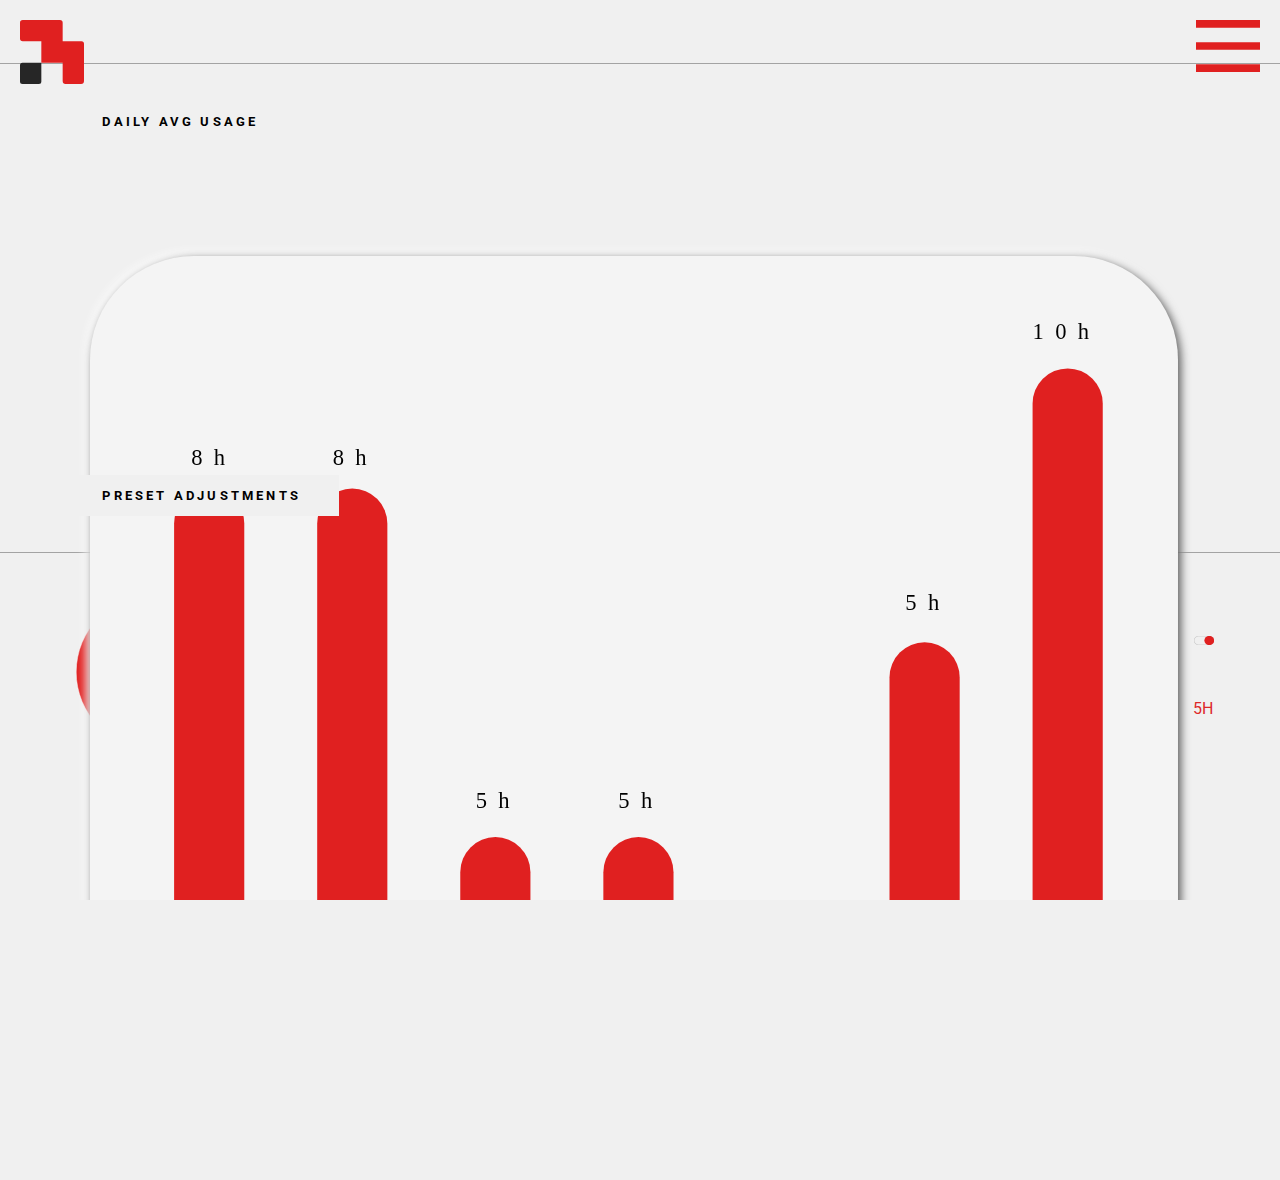
<file: ecoTimer.html>
<!DOCTYPE html>
<html lang="en">
<head>
  <meta charset="UTF-8">
  <meta name="viewport" content="width=device-width, initial-scale=1.0">
  <meta http-equiv="X-UA-Compatible" content="ie=edge">
  <link rel="preconnect" href="https://fonts.gstatic.com">
  <link href="https://fonts.googleapis.com/css2?family=Roboto:ital,wght@0,100;0,300;0,400;0,500;0,700;0,900;1,100;1,300;1,400;1,500;1,700;1,900&display=swap" rel="stylesheet">
  <link rel="stylesheet" href="css/custom.css">
  <title>TRUST Smart Heat Pump Usage and Presets</title>
</head>

<body>
<!-- START of nav ------------------------------------------------------------->
  <div class="nav">
    <img src="graphics/Trust Logo.svg" alt="Trust Logo" id="trustLogo">
    <img src="graphics/Nav Icon.svg" alt="Navigation Button" id="navBtn">
  </div>
  <div class="nav-pop-out" id="navPopOut">
    <img src="graphics/Close Icon.svg" alt="Close Button" id="closeBtn">
    <ul>
      <a href="index.html"><li>Remote</li></a>
      <a href="ecoTimer.html"><li>Eco & Timer</li></a>
      <a href="settings.html"><li>Settings</li></a>
    </ul>
  </div>
<!-- END of nav --------------------------------------------------------------->

<!-- START of Usage info section ---------------------------------------------->
    <div class="usage-header">
      <h3>Daily Avg Usage</h3>
    </div>

    <div class="usage-info">
      <img src="graphics/Daily Graph.svg" alt="Daily Graph">
    </div>

    <div class="preset-header">
      <h3>Preset Adjustments</h3>
    </div>
<!-- END of Usage info section ------------------------------------------------>

<!-- START of Preset Adjustments section -------------------------------------->
    <div class="cont-presets">

      <div class="cont-eco-adjust">
        <div class="cont-eco-content">
          <div class="eco-icon">
            <img src="graphics/Red Eco.svg" alt="Eco Mode Icon">
          </div>
          <div class="eco-adjust">
            <table>
              <tr>
                <td>Auto Adjust</td>
                <td><img src="graphics/Slide Button On.svg" alt="Auto Adjust On" class="btn-auto-adjust" id="btnAutoAdjust"></td>
              </tr>
              <tr>
                <td>Max Time On</td>
                <td class="max-time">5h</td>
              </tr>
            </table>
          </div>
          <!-- END of eco adjust -->
        </div>
        <!-- END of container eco content -->
      </div>
      <!-- END of container eco adjust -->


      <div class="cont-timer-adjust">
          <div class="timer-heading">
            <img src="graphics/Red Timer.svg" alt="Timer Mode Icon">
            <p>Touch Days to Edit</p>
          </div>
          <div class="timer-adjust">
            <table>
              <tr>
                <td class="date">Mon</td>
                <td>5am-8am, 20c</td>
                <td class="date">Fri</td>
                <td>Off</td>
              </tr>
              <tr>
                <td class="date">Tue</td>
                <td>5am-8am, 20c</td>
                <td class="date">Sat</td>
                <td>Off</td>
              </tr>
              <tr>
                <td class="date">Wed</td>
                <td>5am-12pm, 18c</td>
                <td class="date">Sun</td>
                <td>8am-5pm, 18c</td>
              </tr>
              <tr>
                <td class="date">Thu</td>
                <td>5am-12pm, 18c</td>
              </tr>
            </table>
          </div>
          <!-- END of timer adjust -->
        </div>
        <!-- END of cont timer-adjust -->
    </div>
    <!-- END of cont presets container -->
<!-- END of Preset Adjustment section ----------------------------------------->

<!-- scripts - button interactions and animations ----------------------------->
  <script src="https://ajax.googleapis.com/ajax/libs/jquery/2.2.4/jquery.min.js"></script>
  <script src="js/scripts.js"></script>
</body>
</html>
</file>
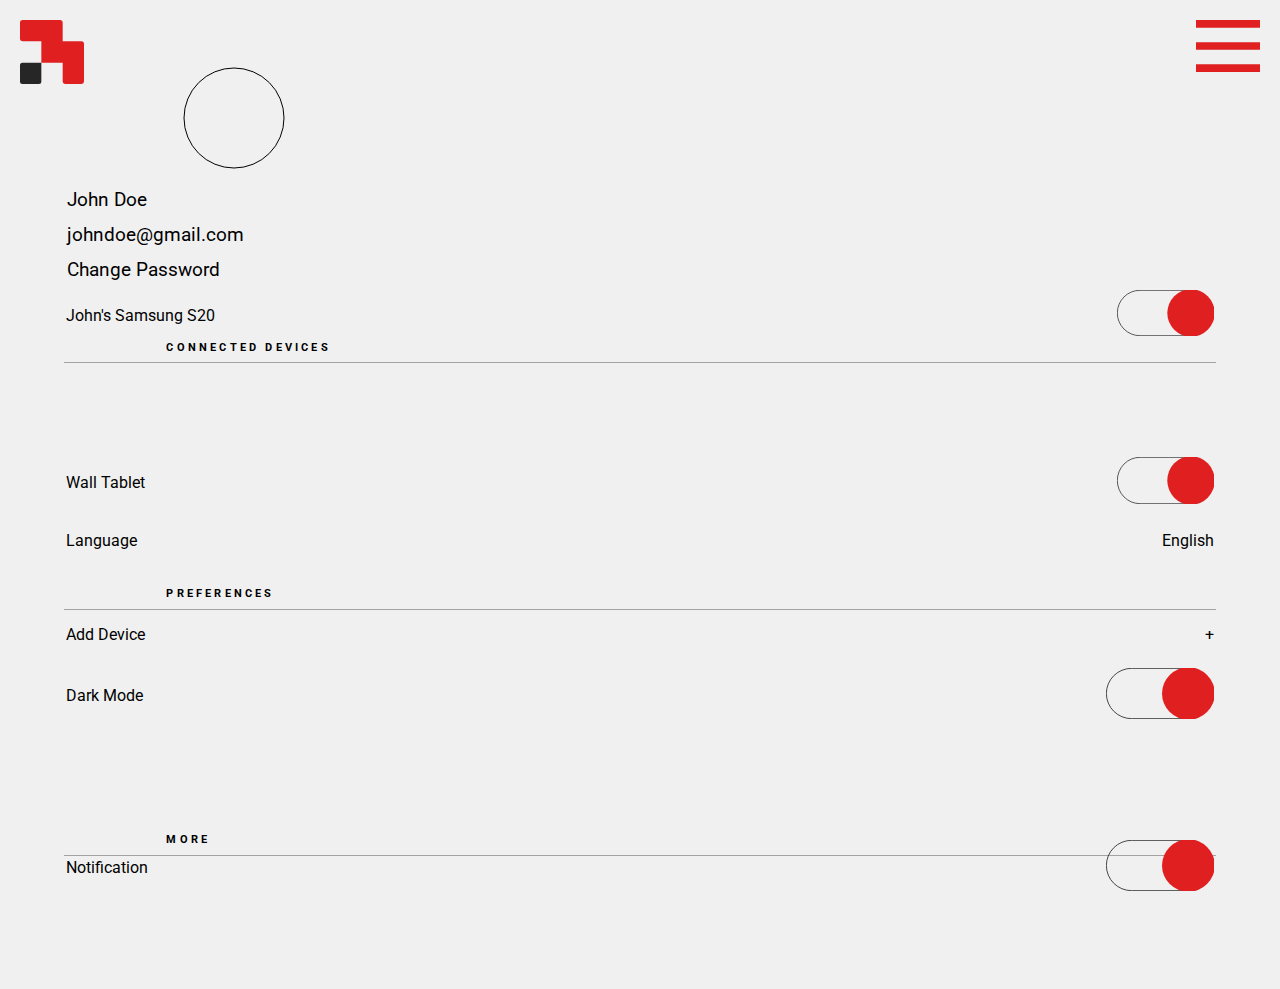
<file: settings.html>
<!DOCTYPE html>
<html lang="en">
<head>
  <meta charset="UTF-8">
  <meta name="viewport" content="width=device-width, initial-scale=1.0">
  <meta http-equiv="X-UA-Compatible" content="ie=edge">
  <link rel="preconnect" href="https://fonts.gstatic.com">
  <link href="https://fonts.googleapis.com/css2?family=Roboto:ital,wght@0,100;0,300;0,400;0,500;0,700;0,900;1,100;1,300;1,400;1,500;1,700;1,900&display=swap" rel="stylesheet">
  <link rel="stylesheet" href="css/custom.css">
  <title>TRUST Smart Heatpump Settings</title>
</head>
<body>
<!-- START of nav ------------------------------------------------------------->
  <div class="nav">
    <img src="graphics/Trust Logo.svg" alt="Trust Logo" id="trustLogo">
    <img src="graphics/Nav Icon.svg" alt="Navigation Button" id="navBtn">
  </div>
  <div class="nav-pop-out" id="navPopOut">
    <img src="graphics/Close Icon.svg" alt="Close Button" id="closeBtn">
    <ul>
      <a href="index.html"><li>Remote</li></a>
      <a href="ecoTimer.html"><li>Eco & Timer</li></a>
      <a href="settings.html"><li>Settings</li></a>
    </ul>
  </div>
<!-- END of nav --------------------------------------------------------------->

<!-- START of Profile Info  --------------------------------------------------->
  <div class="cont-profile">
    <div class="profile-img">
      <svg height="110" width="500">
        <circle cx="170" cy="55" r="50" stroke="black" stroke-width="1" fill="none" />
      </svg>
    </div>
    <div class="profile-info">
      <table>
        <tr>
          <td>John Doe</td>
        </tr>
        <tr>
          <td>johndoe@gmail.com</td>
        </tr>
        <tr>
          <td>Change Password</td>
        </tr>
      </table>
    </div>
  </div>
  <!-- END of container profile -->
<!-- END of Profile Info  ----------------------------------------------------->

<!-- START of Connected Devices ----------------------------------------------->
  <h3 class="headers">Connected Devices</h3>
  <div class="cont-style cont-connected-devices">
    <table>
      <tr>
        <td style="width: 50%;">John's Samsung S20</td>
        <td id="tableRight"><img src="graphics/Slide Button On.svg" alt="Auto Adjust On" class="btn-auto-adjust" id="btnAutoAdjust"></td>
      </tr>
      <tr>
        <td>Wall Tablet</td>
        <td id="tableRight"><img src="graphics/Slide Button On.svg" alt="Auto Adjust On" class="btn-auto-adjust" id="btnAutoAdjust"></td>
      </tr>
      <tr>
        <td>Add Device</td>
        <td id="tableRight">+</td>
      </tr>
    </table>
  </div>
<!-- END of Connected Devices ------------------------------------------------->


<!-- START of Preferences ----------------------------------------------------->
  <h3 class="headers">Preferences</h3>
  <div class="cont-style cont-preferences">
    <table>
      <tr>
        <td>Language</td>
        <td id="tableRight">English</td>
      </tr>
      <tr>
        <td>Dark Mode</td>
        <td id="tableRight"><img src="graphics/Slide Button On.svg" alt="Auto Adjust On" class="btn-auto-adjust" id="btnAutoAdjust"></td>
      </tr>
      <tr>
        <td>Notification</td>
        <td id="tableRight"><img src="graphics/Slide Button On.svg" alt="Auto Adjust On" class="btn-auto-adjust" id="btnAutoAdjust"></td>
      </tr>
    </table>
  </div>
<!-- END of Preferences ------------------------------------------------------->


<!-- START of More Section ----------------------------------------------------->
  <h3 class="headers">More</h3>
  <div class="cont-style cont-more">
    <table>
      <tr>
        <td>Terms and Conditions</td>
      </tr>
      <tr>
        <td>Help and FAQ's</td>
      </tr>
    </table>
  </div>
<!-- END of More Section ------------------------------------------------------>

<!-- scripts - button interactions and animations ----------------------------->
  <script src="https://ajax.googleapis.com/ajax/libs/jquery/2.2.4/jquery.min.js"></script>
  <script src="js/scripts.js"></script>
</body>
</html>
</file>
<file: css/custom.css>
.nav-pop-out ul li {
  font-weight: 400; }

.temp h1 {
  font-weight: 500; }

.temp, .cont-knob, .cont-eco-adjust, .timer-adjust {
  display: flex;
  align-items: center;
  justify-content: center; }

.knob, .btn-eco,
.btn-timer,
.btn-power,
.btn-arrow-up, .usage-info img {
  filter: drop-shadow(3px 3px 5px #575757) drop-shadow(-3px -3px 5px white); }

html {
  height: 100%;
  overflow-x: hidden;
  overflow-y: hidden; }

body {
  background-color: #f0f0f0;
  height: 100%;
  margin: 0;
  padding: 0;
  position: relative;
  overflow-x: hidden;
  overflow-y: hidden;
  font-family: 'Roboto', sans-serif; }

img {
  width: 100%; }

.nav {
  height: 7vh; }

#trustLogo {
  position: absolute;
  top: 20px;
  left: 20px;
  width: 5%; }

#navBtn {
  position: absolute;
  top: 20px;
  right: 20px;
  width: 5%; }

#closeBtn {
  position: absolute;
  top: 20px;
  right: 20px;
  width: 10%; }

.nav-pop-out {
  background-color: #dd2929;
  width: 50%;
  height: 23%;
  position: absolute;
  z-index: 99;
  top: 0;
  right: 0;
  display: flex;
  flex: 0;
  align-items: center;
  justify-content: 0;
  border-radius: 0 0 0 30px; }
  .nav-pop-out ul li {
    line-height: 150%;
    list-style: none;
    color: #f0f0f0;
    text-transform: uppercase;
    text-decoration: none; }

.temp {
  height: 17vh; }
  .temp h1 {
    font-size: 5rem; }

.cont-knob {
  height: 36vh; }

.knob {
  width: 85%; }

.cont-buttons {
  height: 40%;
  padding-top: 5%;
  display: flex;
  flex: wrap;
  align-items: none;
  justify-content: none; }

.cont-left-buttons {
  width: 65%;
  height: 70%;
  padding-left: 5%;
  display: flex;
  flex-wrap: wrap; }

.cont-eco,
.cont-timer {
  width: 45%;
  height: 50%;
  margin: 0;
  display: flex;
  flex: none;
  align-items: none;
  justify-content: center; }

.btn-eco,
.btn-timer {
  width: 55%;
  margin-top: 25%; }

.cont-power {
  width: 100%;
  height: 30%;
  padding: 10% 0 0 10%; }

.btn-power {
  width: 77%; }

.cls-1 {
  fill: #ededed;
  stroke: #fff;
  stroke-miterlimit: 10;
  stroke-width: 2.33px; }

.btn-arrow-down {
  margin-top: 50%;
  transform: rotate(180deg);
  filter: drop-shadow(-3px -3px 5px #575757) drop-shadow(3px 3px 5px white); }

.cont-arrows {
  height: 60%;
  width: 25%;
  padding: 12% 0 0 0; }

.btn-arrow-up,
.btn-arrow-down {
  width: 80%; }

.usage-header,
.preset-header {
  position: absolute;
  margin: 3% 0 0 5%;
  padding: 0 3% 0 3%;
  text-transform: uppercase;
  font-size: .7rem;
  letter-spacing: .2rem;
  background-color: #f0f0f0; }

.usage-info {
  height: 40%;
  border-top: 1px solid #a3a3a3; }
  .usage-info img {
    width: 85%;
    margin: 15% 0 0 7%; }

.preset-header {
  margin-top: 4%;
  padding: 0 3% 0 3%; }

.cont-presets {
  width: 100%;
  height: 45%;
  margin-top: 10%;
  border-top: 1px solid #a3a3a3; }

.cont-eco-adjust {
  width: 100%;
  height: 30%;
  display: flex;
  flex: wrap;
  align-items: none;
  justify-content: none; }
  .cont-eco-adjust img {
    padding: 5%;
    width: 65%; }

.cont-eco-content {
  width: 100%;
  height: 50%;
  margin: 0 5% 0 5%;
  display: flex; }

.eco-adjust {
  width: 100%; }
  .eco-adjust table, .eco-adjust td {
    width: 100%;
    height: 100%; }
  .eco-adjust td {
    padding-top: 5%; }
  .eco-adjust img {
    width: 100%; }

.max-time {
  text-transform: uppercase;
  color: #dd2929; }

.cont-timer-adjust {
  width: 100%;
  height: 59%;
  display: flex;
  flex-wrap: wrap; }

.timer-heading {
  width: 100%;
  height: 50%;
  display: flex;
  flex: wrap;
  align-items: none;
  justify-content: none;
  margin-left: 7%; }
  .timer-heading img {
    width: 20%; }
  .timer-heading p {
    margin: 14% 0 0 10%; }

.timer-adjust {
  width: 100%;
  height: 50%; }
  .timer-adjust table {
    margin: 15% 0 0 12%;
    width: 90%; }
  .timer-adjust td {
    padding-bottom: 7%;
    text-transform: uppercase;
    font-size: .7rem; }

.date {
  color: #dd2929; }

.cont-style {
  border-top: 1px solid #a3a3a3;
  display: flex;
  flex: 0;
  align-items: center;
  justify-content: 0; }

.cont-profile {
  height: 29%;
  margin-left: 5%; }

.profile-info {
  font-size: 1.2rem; }
  .profile-info table {
    margin: 0; }
  .profile-info td {
    padding-top: 5%; }

.cont-connected-devices {
  height: 23%;
  margin: 3% 5% 0 5%; }
  .cont-connected-devices table {
    width: 100%; }
  .cont-connected-devices td {
    padding: 5% 0 5% 0; }
  .cont-connected-devices img {
    width: 17%; }

.cont-preferences {
  height: 23%;
  margin: 3% 5% 0 5%; }
  .cont-preferences table {
    width: 100%; }
  .cont-preferences td {
    padding: 5% 0 5% 0; }
  .cont-preferences img {
    width: 12%; }

.cont-more {
  height: 13%;
  margin: 3% 5% 0 5%; }
  .cont-more table {
    padding-top: 7%; }
  .cont-more td {
    padding-bottom: 7%; }

.headers {
  position: absolute;
  padding: 0 3% 0 3%;
  margin: 1.3% 0 0 10%;
  font-size: .7rem;
  text-transform: uppercase;
  letter-spacing: .2rem;
  background-color: #f0f0f0; }

#tableRight {
  text-align: right; }

/*# sourceMappingURL=custom.css.map */
</file>
